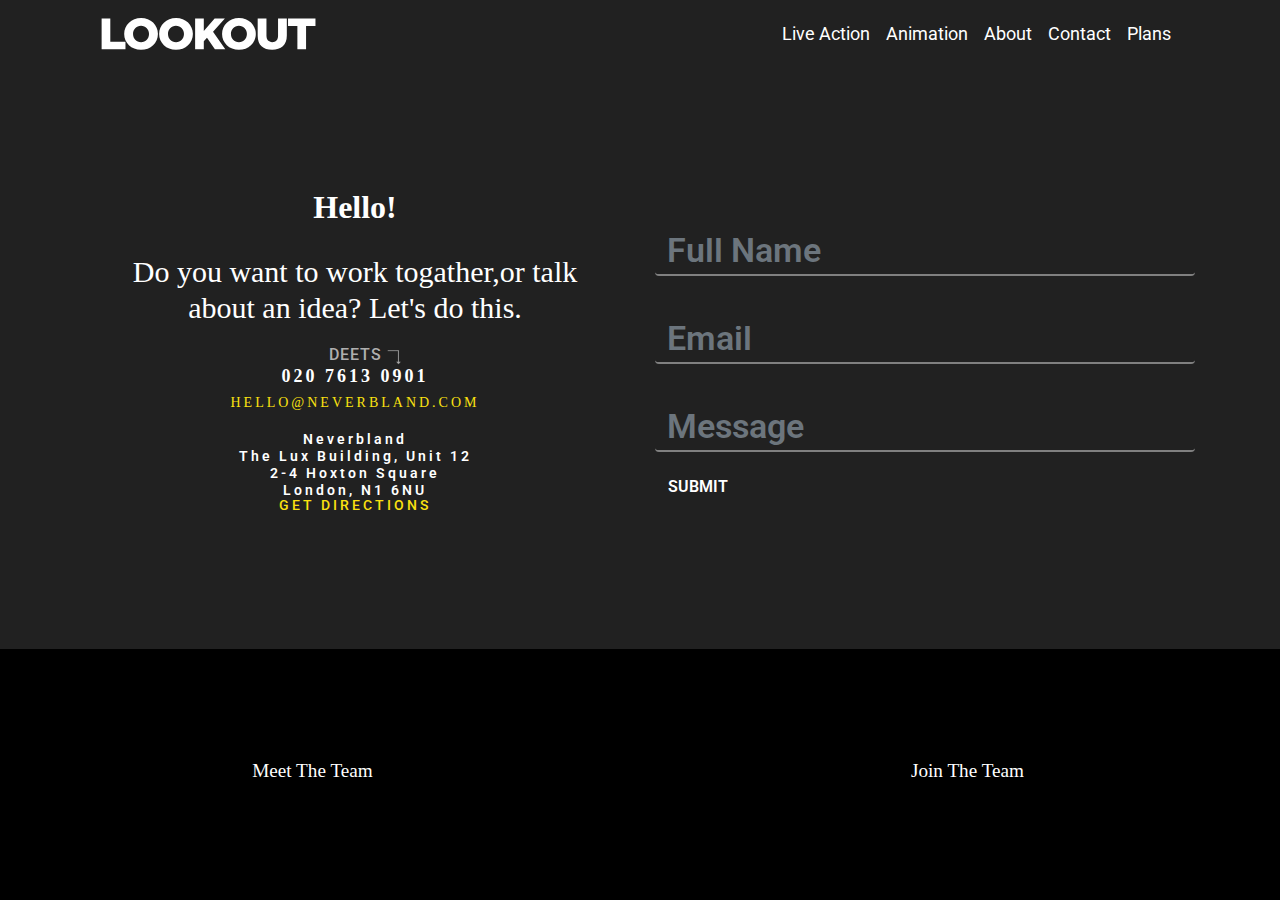
<file: index.html>
<!DOCTYPE html>
<html lang="en">
<head>
    <meta charset="UTF-8">
    <title>Jared</title>
    <link rel="stylesheet" href="style.css">
    <link href="//db.onlinewebfonts.com/c/3a47f5f06b5484abfeee9eac90348a9c?family=Gotham" rel="stylesheet" type="text/css"/>
    <meta name="viewport" content="width=device-width, initial-scale=1">
    <meta name="viewport" content="width=device-width, initial-scale=1, maximum-scale=1, user-scalable=no">
    <link href="https://fonts.googleapis.com/css2?family=Rubik:wght@500&display=swap" rel="stylesheet">
    <meta name="viewport" content="width=device-width, initial-scale=1">
    <link rel="stylesheet" href="https://maxcdn.bootstrapcdn.com/bootstrap/4.5.2/css/bootstrap.min.css">
</head>
<body>

<div class="Main">
    <div class="container">
        <nav class="navbar navbar-expand-lg navbar-light">
            <a class="navbar-brand" href="#"><img src="images/Lookout_Site_Logo.svg"></a>
            <button class="navbar-toggler" type="button" data-toggle="collapse" data-target="#navbarSupportedContent" aria-controls="navbarSupportedContent" aria-expanded="false" aria-label="Toggle navigation">
                <span class="navbar-toggler-icon"></span>
            </button>

            <div class="collapse navbar-collapse" id="navbarSupportedContent">
                <ul class="navbar-nav ml-auto">
                    <li class="nav-item">
                        <a class="nav-link" href="#">Live Action</a>
                    </li>
                    <li class="nav-item">
                        <a class="nav-link" href="#">Animation</a>
                    </li>
                    <li class="nav-item">
                        <a class="nav-link" href="About.html">About</a>
                    </li>
                    <li class="nav-item">
                        <a class="nav-link" href="#">Contact</a>
                    </li>
                    <li class="nav-item">
                        <a class="nav-link" href="./monthlyplan.html">Plans</a>
                    </li>
                </ul>

            </div>
        </nav>
    </div>
</div>
<div class="Main-2">
    <div class="container">
        <div class="row">
            <div class="col-md-6">
                <div>
                    <h2>Hello!</h2>
                    <h3>Do you want to work togather,or talk<br>about an idea? Let's do this.</h3>
                </div>
                <div >
                    <h6 id="aftr">DEETS</h6>
                    <p>020 7613 0901<br>
                        <span>HELLO@NEVERBLAND.COM</span></p>
                    <h4>
                        Neverbland<br>
                        The Lux Building, Unit 12<br>
                        2-4 Hoxton Square<br>
                        London, N1 6NU<br>
                        <span>GET DIRECTIONS</span>
                    </h4>
                </div>
            </div>
            <div class="col-md-6">
                <form>
                    <div class="form-group">
                        <input type="text" class="form-control frm" placeholder="Full Name">
                        <input type="email" class="form-control frm" placeholder="Email">
                        <input type="text" class="form-control frm" placeholder="Message">
                        <!--<input type="password" class="form-control frm" placeholder="Message">-->
                    </div>
                    <button type="button" class="btn btn-1">SUBMIT</button>
                </form>
            </div>
        </div>
    </div>
</div>
<div class="Main-3">
    <div id="last" class="row">
        <div class="col-md-6">
            <h4>Meet The Team</h4>
        </div>
        <div class="col-md-6">
            <h4>Join The Team</h4>
        </div>
    </div>
</div>

<script src="https://ajax.googleapis.com/ajax/libs/jquery/3.5.1/jquery.min.js"></script>
<script src="https://cdnjs.cloudflare.com/ajax/libs/popper.js/1.16.0/umd/popper.min.js"></script>
<script src="https://maxcdn.bootstrapcdn.com/bootstrap/4.5.2/js/bootstrap.min.js"></script>
</body>
</html>
</file>
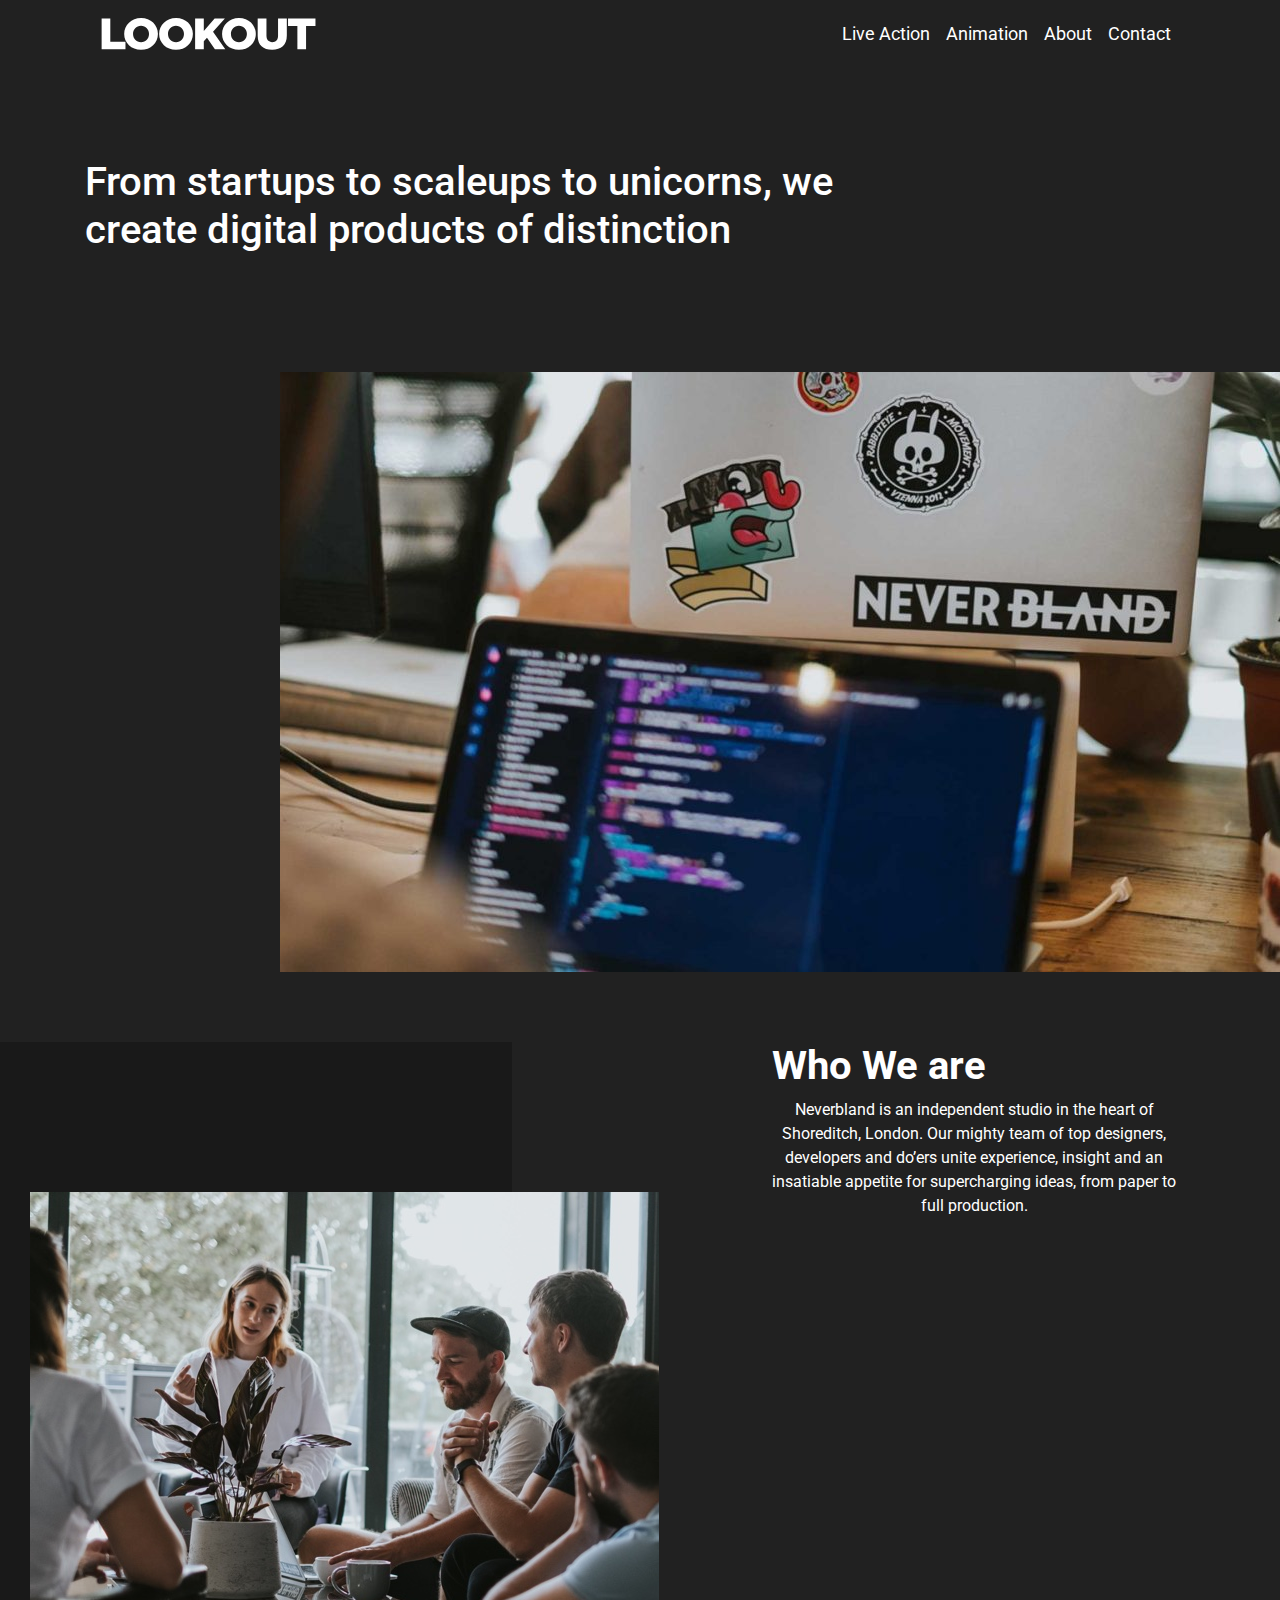
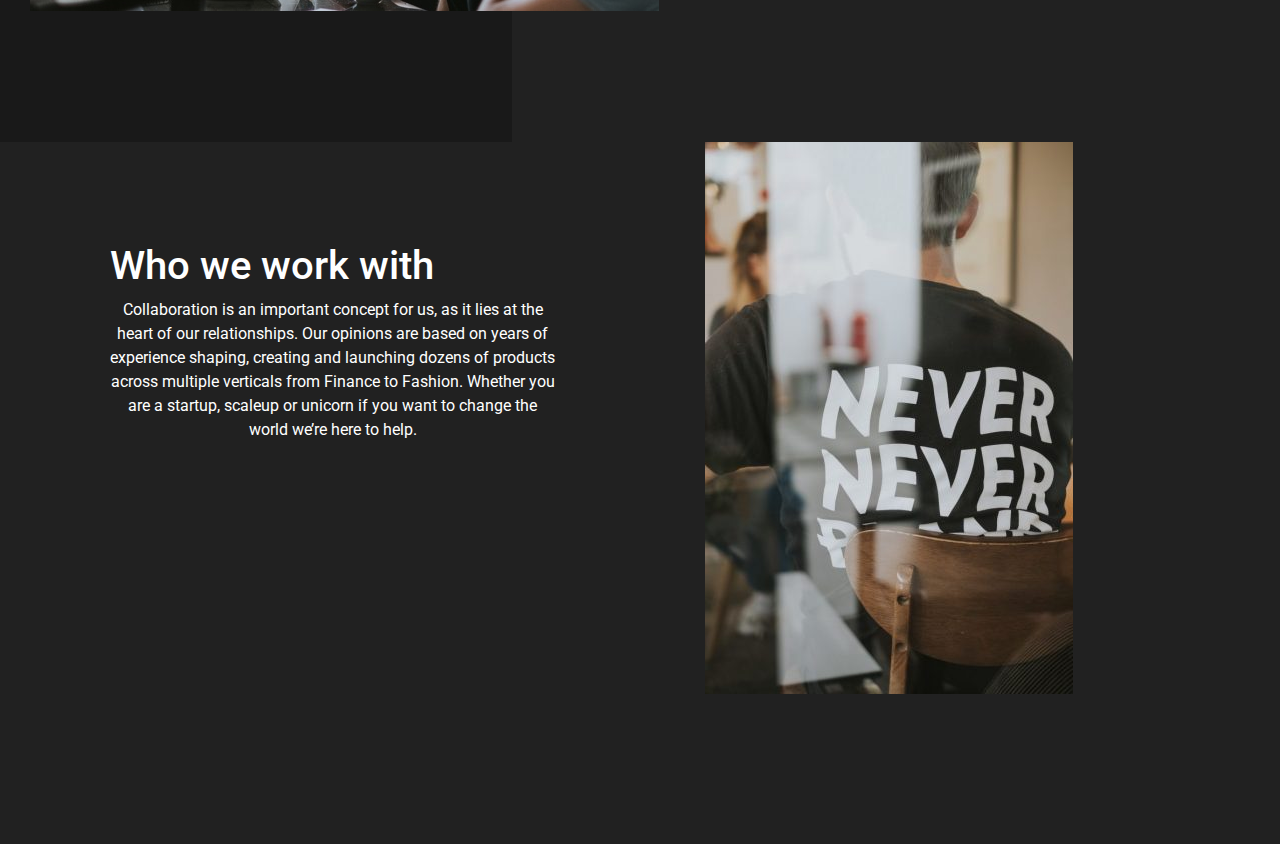
<file: About.html>
<!DOCTYPE html>
<html lang="en">
<head>
    <meta charset="UTF-8">
    <link rel="stylesheet" href="style.css">
    <link href="//db.onlinewebfonts.com/c/3a47f5f06b5484abfeee9eac90348a9c?family=Gotham" rel="stylesheet" type="text/css"/>
    <meta name="viewport" content="width=device-width, initial-scale=1">
    <meta name="viewport" content="width=device-width, initial-scale=1, maximum-scale=1, user-scalable=no">
    <link href="https://fonts.googleapis.com/css2?family=Rubik:wght@500&display=swap" rel="stylesheet">
    <meta name="viewport" content="width=device-width, initial-scale=1">
    <link rel="stylesheet" href="https://maxcdn.bootstrapcdn.com/bootstrap/4.5.2/css/bootstrap.min.css">
    <title>About</title>
</head>
<body>
<div class="Main">
    <div class="container">
        <nav class="navbar navbar-expand-lg navbar-light">
            <a class="navbar-brand" href="#"><img src="images/Lookout_Site_Logo.svg"></a>
            <button class="navbar-toggler" type="button" data-toggle="collapse" data-target="#navbarSupportedContent" aria-controls="navbarSupportedContent" aria-expanded="false" aria-label="Toggle navigation">
                <span class="navbar-toggler-icon"></span>
            </button>

            <div class="collapse navbar-collapse" id="navbarSupportedContent">
                <ul class="navbar-nav ml-auto">
                    <li class="nav-item">
                        <a class="nav-link" href="#">Live Action</a>
                    </li>
                    <li class="nav-item">
                        <a class="nav-link" href="#">Animation</a>
                    </li>
                    <li class="nav-item">
                        <a class="nav-link" href="">About</a>
                    </li>
                    <li class="nav-item">
                        <a class="nav-link" href="#">Contact</a>
                    </li>
                </ul>

            </div>
        </nav>
    </div>
</div>
<div class="MAin-two">
    <div class="container">
        <h1>From startups to scaleups to unicorns, we<br>
            create digital products of distinction</h1>
    </div>
    <div class="flex-container">
        <div><img src="images/img1.jpg"></div>
    </div>
</div>
<div class="Main-three">
    <div class="flex-container3">
        <div class="flex-container1">
            <div><img src="images/img2.jpg"></div>
        </div>
        <div class="head-dive">
            <h1><b>Who We are</b></h1>
            <p>
                Neverbland is an independent studio in the heart of<br> Shoreditch, London. Our mighty team of top designers,<br> developers and do’ers unite experience, insight and an<br> insatiable appetite for supercharging ideas, from paper to<br> full production.
            </p>
        </div>
    </div>

</div>
<div class="Main-four">
    <div class="flex-container5">
        <div class="text-head">
            <h1>Who we work with</h1>
            <p>Collaboration is an important concept for us, as it lies at the<br> heart of our relationships. Our opinions are based on years of<br> experience shaping, creating and launching dozens of products<br> across multiple verticals from Finance to Fashion. Whether you<br> are a startup, scaleup or unicorn if you want to change the<br> world we’re here to help.</p>
        </div>

        <div class="img-div">
            <div class="img-div2"><img id="lol" src="images/img3.jpg"></div>
        </div>
    </div>
</div>


</body>
</html>
</file>
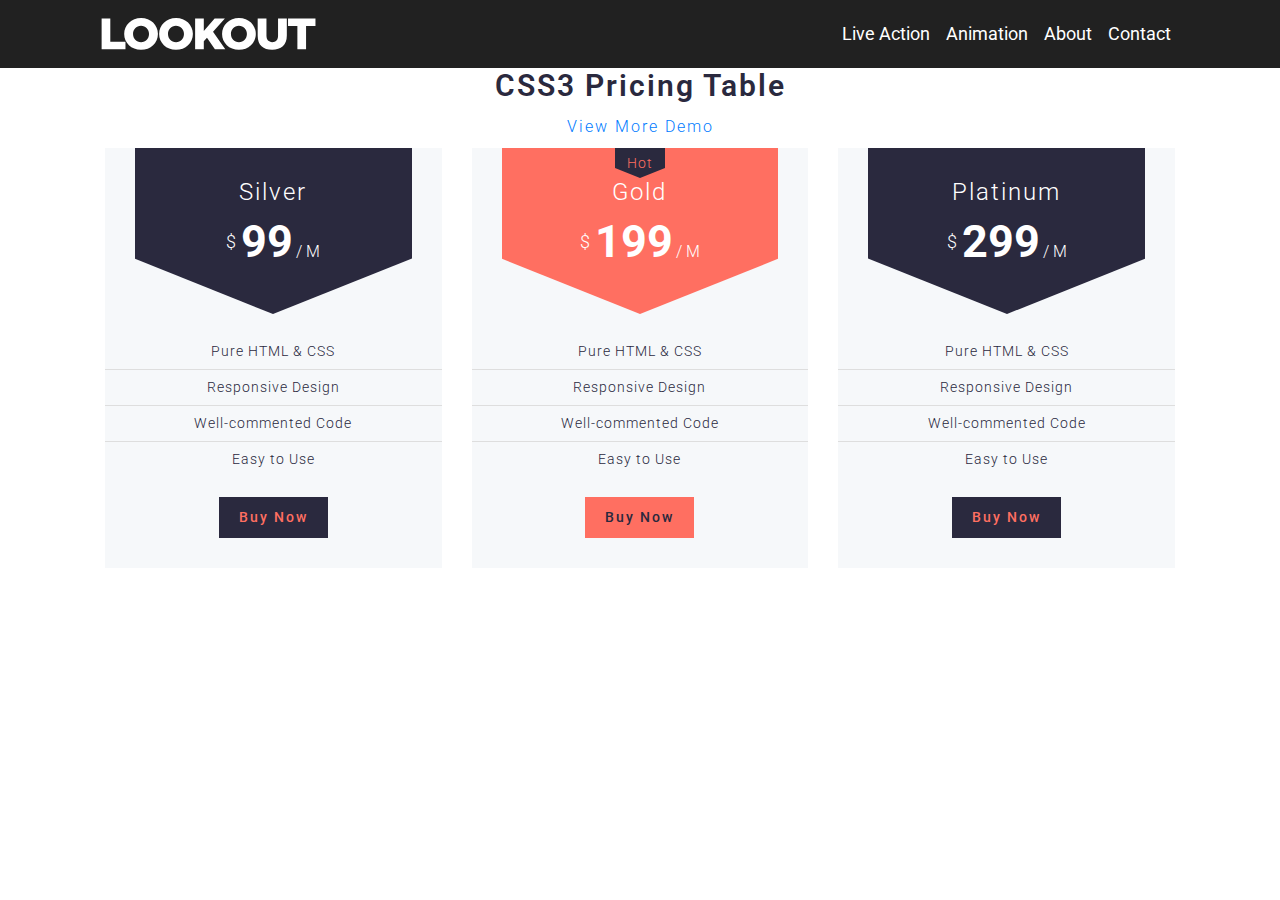
<file: monthlyplan.html>
<!DOCTYPE html>
<html lang="en">
<head>
    <meta charset="UTF-8">
    <title>Jared</title>
    <link rel="stylesheet" href="style.css">
    <link href="//db.onlinewebfonts.com/c/3a47f5f06b5484abfeee9eac90348a9c?family=Gotham" rel="stylesheet" type="text/css"/>
    <meta name="viewport" content="width=device-width, initial-scale=1">
    <meta name="viewport" content="width=device-width, initial-scale=1, maximum-scale=1, user-scalable=no">
    <link href="https://fonts.googleapis.com/css2?family=Rubik:wght@500&display=swap" rel="stylesheet">
    <meta name="viewport" content="width=device-width, initial-scale=1">
    <link rel="stylesheet" href="https://maxcdn.bootstrapcdn.com/bootstrap/4.5.2/css/bootstrap.min.css">
</head>
<body>
    <div class="Main">
        <div class="container">
            <nav class="navbar navbar-expand-lg navbar-light">
                <a class="navbar-brand" href="#"><img src="images/Lookout_Site_Logo.svg"></a>
                <button class="navbar-toggler" type="button" data-toggle="collapse" data-target="#navbarSupportedContent" aria-controls="navbarSupportedContent" aria-expanded="false" aria-label="Toggle navigation">
                    <span class="navbar-toggler-icon"></span>
                </button>
    
                <div class="collapse navbar-collapse" id="navbarSupportedContent">
                    <ul class="navbar-nav ml-auto">
                        <li class="nav-item">
                            <a class="nav-link" href="#">Live Action</a>
                        </li>
                        <li class="nav-item">
                            <a class="nav-link" href="#">Animation</a>
                        </li>
                        <li class="nav-item">
                            <a class="nav-link" href="About.html">About</a>
                        </li>
                        <li class="nav-item">
                            <a class="nav-link" href="#">Contact</a>
                        </li>
                    </ul>
    
                </div>
            </nav>
        </div>
    </div>

    <!-- Add monthly plans cards To this website -->


    <div>
        <h1 class="demo-title">
            CSS3 Pricing Table<br>
            <a href="https://htmlcodex.com/pricing-table-html-template" target="_blank" title="HTML Codex">View More Demo</a>
          </h1>
          <div class="pricing-table">
            <div class="ptable-item">
              <div class="ptable-single">
                <div class="ptable-header">
                  <div class="ptable-title">
                    <h2>Silver</h2>
                  </div>
                  <div class="ptable-price">
                    <h2><small>$</small>99<span>/ M</span></h2>
                  </div>
                </div>
                <div class="ptable-body">
                  <div class="ptable-description">
                    <ul>
                      <li>Pure HTML & CSS</li>
                      <li>Responsive Design</li>
                      <li>Well-commented Code</li>
                      <li>Easy to Use</li>
                    </ul>
                  </div>
                </div>
                <div class="ptable-footer">
                  <div class="ptable-action">
                    <a href="">Buy Now</a>
                  </div>
                </div>
              </div>
            </div>
          
            <div class="ptable-item featured-item">
              <div class="ptable-single">
                <div class="ptable-header">
                  <div class="ptable-status">
                    <span>Hot</span>
                  </div>
                  <div class="ptable-title">
                    <h2>Gold</h2>
                  </div>
                  <div class="ptable-price">
                    <h2><small>$</small>199<span>/ M</span></h2>
                  </div>
                </div>
                <div class="ptable-body">
                  <div class="ptable-description">
                    <ul>
                      <li>Pure HTML & CSS</li>
                      <li>Responsive Design</li>
                      <li>Well-commented Code</li>
                      <li>Easy to Use</li>
                    </ul>
                  </div>
                </div>
                <div class="ptable-footer">
                  <div class="ptable-action">
                    <a href="">Buy Now</a>
                  </div>
                </div>
              </div>
            </div>
          
            <div class="ptable-item">
              <div class="ptable-single">
                <div class="ptable-header">
                  <div class="ptable-title">
                    <h2>Platinum</h2>
                  </div>
                  <div class="ptable-price">
                    <h2><small>$</small>299<span>/ M</span></h2>
                  </div>
                </div>
                <div class="ptable-body">
                  <div class="ptable-description">
                    <ul>
                      <li>Pure HTML & CSS</li>
                      <li>Responsive Design</li>
                      <li>Well-commented Code</li>
                      <li>Easy to Use</li>
                    </ul>
                  </div>
                </div>
                <div class="ptable-footer">
                  <div class="ptable-action">
                    <a href="">Buy Now</a>
                  </div>
                </div>
              </div>
            </div>
          </div>

    </div>



</body>
</file>
<file: style.css>
@import "https://stackpath.bootstrapcdn.com/bootstrap/4.5.2/css/bootstrap.min.css";
@import url('https://fonts.googleapis.com/css2?family=Roboto&display=swap');
@import url(//db.onlinewebfonts.com/c/3a47f5f06b5484abfeee9eac90348a9c?family=Gotham);

*{
    margin: 0px;
    padding: 0px;
}
body{
    overflow-x: hidden;
}
.Main{
    background-color: #212121;
    line-height: 2;
}
.navbar-brand img{
    width: 80%;
    float: left;
    text-align: left;
}
.nav-item a{
    color: #ffffff !important;

}
.nav-item a{
    font-weight: 400;
    font-size: 18px;
    display: inline-block;
    position: relative;
}
.nav-item a:hover:before{
    content: "";
    position: absolute;
    bottom: -1px;
    background: yellow;
    width: 7px;
    height: 7px;
    border-radius: 100%;
    left:calc(50% - 8px);
}
.Main-2{
    background-color: #212121;
    padding-top: 120px;
    padding-bottom: 120px;
}
.Main-2 h2, h3{
    font-family: 'Gotham Medium' !important;
    padding-bottom: 20px;
    color: white;
    font-weight: bold;
}
.Main-2 h3{
    font-size: 30px;
}
#aftr{
    color: #AFAFAF;
    font-size: 16px;
    line-height: 1px;
    letter-spacing: 1px;
    font-weight: 500;
}
#aftr::after{
    content: "";
    background-image: url("images/direct-arrow.png");
    background-size: contain;
    width: 25px;
    height: 15px;
    fill: rgb(175, 175, 175);
    margin-top: -4px;
    background-position: center center;
    background-repeat: no-repeat;
    position: absolute;
    display: inline-block;
    -webkit-font-smoothing: antialiased;
}
.Main-2 p{
    margin: 0;
    font-size: 18px;
    font-weight: 600;
    color: #fff;
    letter-spacing: 3px;
    font-family: "Gotham Normal"!important;
}
.Main-2 span{
    color: rgb(251, 225, 16);
    font-size: 14px;
    letter-spacing: 3px;
    font-weight: 500;
    line-height: 1;
    position: relative;
    top: -2px;
}
.Main-2 h4{
    margin: 0;
    font-size: 14px;
    font-weight: 600;
    color: #fff;
    letter-spacing: 3px;
    display: block;
    margin-block-start: 1em;
    margin-block-end: 1em;
    margin-inline-start: 0px;
    margin-inline-end: 0px;
}
.frm{
    border: none !important;
    background: transparent !important;
    border-bottom: 2.5px solid gray !important;
    margin-top: 50px;
}
.frm::-webkit-input-placeholder{
    font-size: 34px !important;
    font-weight: 600 !important;
}
.btn-1:hover{
   text-decoration: underline !important;
}
.btn-1{
    font-weight: 600 !important;
    background: transparent;
    color: #fff !important;
}
/*    end   */
.Main-3{
    padding-top: 110px;
    padding-bottom: 110px;
    background-color: #000000;
    text-align: center;
    color: white;
}
#last{
    text-align: center;
    font-family: 'Gotham'!important;
}
#last h4{
    font-weight: 700;
    font-size: 4.8rem;
}
@media only screen and (min-width : 414px) and (min-height : 896px) {
    #last h4{
        font-size: 1.2rem;
        font-weight: 400;
    }
    .Main-2 h2,h3,h4,h6,p{
        text-align: center;
    }
}

/*///////////////////////////   second page csss ////////////////////*/
/*//////////////////////////                      //////////////////////////////////////////*/
.MAin-two{
    background-color: #212121;
    padding-top: 90px;
    padding-bottom: 70px;
}
.MAin-two h1{
    color: white;
}
.flex-container{
    /*background-color: #fff;*/
    padding-top: 100px;
    display: flex;
    justify-content: flex-end;
}
.flex-container > div {
    /*background-color: #fff;*/
    background-color: #212121;
    width: 100px;
    flex-grow: 8;
    margin-top: 10px;
    align-items: flex-end;
    text-align: right;
    line-height: 75px;
    font-size: 30px;
}

/*   end   */
.flex-container1 {
    display: flex;
    height: 700px;
    width: 40%;
    justify-content: flex-start;
    align-items: flex-start;
    background-color: #191919;
}

.flex-container1 > div {
    background-color: #000;
    width: 40px;
    height: 10px;
    margin-top: 150px;
    margin-left: 30px;
    text-align: center;
    line-height: 75px;
    font-size: 30px;
}
.Main-three{
    background-color: #212121;
}
.flex-container3{
    display: flex;
}
.head-dive{
    color: white;
    margin-left: 260px;
}
.text-head{
    color: white;
    padding-left: 110px;
    padding-top: 100px;
}
.flex-container5{
    display: flex;
}

/*///////////*/
.Main-four{
    padding-bottom: 150px;
    background-color: #212121;
}

:before{
    box-sizing: border-box;
}
#lol{
    margin-left: 80px;
    vertical-align: middle;
    display: inline-block;
}
.img-div{
    margin-left: 70px;
}
.img-div2 {
    position: relative;

}
#lol::before{
    content: '';
    position: absolute;
    right: 0;
    top: -150px;
    width: 57%;
    height: 116%;
    background: #6056ab;
    z-index: -1;
}



/* add css of subscription plan file  */

h1.demo-title {
    text-align: center;
    font-size: 30px;
    font-weight: 600;
    color: #2A293E;
    letter-spacing: 2px;
  }
  
  h1.demo-title a {
    font-size: 16px;
    font-weight: 300;
  }
  
  .pricing-table {
    display: flex;
    flex-flow: row wrap;
    width: 100%;
    max-width: 1100px;
    margin: 0 auto;
    background: #ffffff;
  }
  
  .pricing-table .ptable-item {
    width: 33.33%;
    padding: 0 15px;
    margin-bottom: 30px;
  }
  
  @media (max-width: 992px) {
    .pricing-table .ptable-item {
      width: 33.33%;
    }
  }
  
  @media (max-width: 768px) {
    .pricing-table .ptable-item {
      width: 50%;
    }
  }
  
  @media (max-width: 576px) {
    .pricing-table .ptable-item {
      width: 100%;
    }
  }
  
  .pricing-table .ptable-single {
    position: relative;
    width: 100%;
    overflow: hidden;
  }
  
  .pricing-table .ptable-header,
  .pricing-table .ptable-body,
  .pricing-table .ptable-footer {
    position: relative;
    width: 100%;
    text-align: center;
    overflow: hidden;
  }
  
  .pricing-table .ptable-status ,
  .pricing-table .ptable-title,
  .pricing-table .ptable-price,
  .pricing-table .ptable-description,
  .pricing-table .ptable-action {
    position: relative;
    width: 100%;
    text-align: center;
  }
  
  .pricing-table .ptable-single {
    background: #f6f8fa;
  }
  
  .pricing-table .ptable-single:hover {
    box-shadow: 0 0 10px #999999;
  }
  
  .pricing-table .ptable-header {
    margin: 0 30px;
    padding: 30px 0 45px 0;
    width: auto;
    background: #2A293E;
  }
  
  .pricing-table .ptable-header::before,
  .pricing-table .ptable-header::after {
    content: "";
    position: absolute;
    bottom: 0;
    width: 0;
    height: 0;
    border-bottom: 100px solid #f6f8fa;
  }
  
  .pricing-table .ptable-header::before {
    right: 50%;
    border-right: 250px solid transparent;
  }
  
  .pricing-table .ptable-header::after {
    left: 50%;
    border-left: 250px solid transparent;
  }
  
  .pricing-table .ptable-item.featured-item .ptable-header {
    background: #FF6F61;
  }
  
  .pricing-table .ptable-status {
    margin-top: -30px;
  }
  
  .pricing-table .ptable-status span {
    position: relative;
    display: inline-block;
    width: 50px;
    height: 30px;
    padding: 5px 0;
    text-align: center;
    color: #FF6F61;
    font-size: 14px;
    font-weight: 300;
    letter-spacing: 1px;
    background: #2A293E;
  }
  
  .pricing-table .ptable-status span::before,
  .pricing-table .ptable-status span::after {
    content: "";
    position: absolute;
    bottom: 0;
    width: 0;
    height: 0;
    border-bottom: 10px solid #FF6F61;
  }
  
  .pricing-table .ptable-status span::before {
    right: 50%;
    border-right: 25px solid transparent;
  }
  
  .pricing-table .ptable-status span::after {
    left: 50%;
    border-left: 25px solid transparent;
  }
  
  .pricing-table .ptable-title h2 {
    color: #ffffff;
    font-size: 24px;
    font-weight: 300;
    letter-spacing: 2px;
  }
  
  .pricing-table .ptable-price h2 {
    margin: 0;
    color: #ffffff;
    font-size: 45px;
    font-weight: 700;
    margin-left: 15px;
  }
  
  .pricing-table .ptable-price h2 small {
    position: absolute;
    font-size: 18px;
    font-weight: 300;
    margin-top: 16px;
    margin-left: -15px;
  }
  
  .pricing-table .ptable-price h2 span {
    margin-left: 3px;
    font-size: 16px;
    font-weight: 300;
  }
  
  .pricing-table .ptable-body {
    padding: 20px 0;
  }
  
  .pricing-table .ptable-description ul {
    margin: 0;
    padding: 0;
    list-style: none;
  }
  
  .pricing-table .ptable-description ul li {
    color: #2A293E;
    font-size: 14px;
    font-weight: 300;
    letter-spacing: 1px;
    padding: 7px;
    border-bottom: 1px solid #dedede;
  }
  
  .pricing-table .ptable-description ul li:last-child {
    border: none;
  }
  
  .pricing-table .ptable-footer {
    padding-bottom: 30px;
  }
  
  .pricing-table .ptable-action a {
    display: inline-block;
    padding: 10px 20px;
    color: #FF6F61;
    font-size: 14px;
    font-weight: 500;
    letter-spacing: 2px;
    text-decoration: none;
    background: #2A293E;
  }
  
  .pricing-table .ptable-action a:hover {
    color: #2A293E;
    background: #FF6F61;
  }
  
  .pricing-table .ptable-item.featured-item .ptable-action a {
    color: #2A293E;
    background: #FF6F61;
  }
  
  .pricing-table .ptable-item.featured-item .ptable-action a:hover {
    color: #FF6F61;
    background: #2A293E;
  }



/* =================================================== */
</file>
